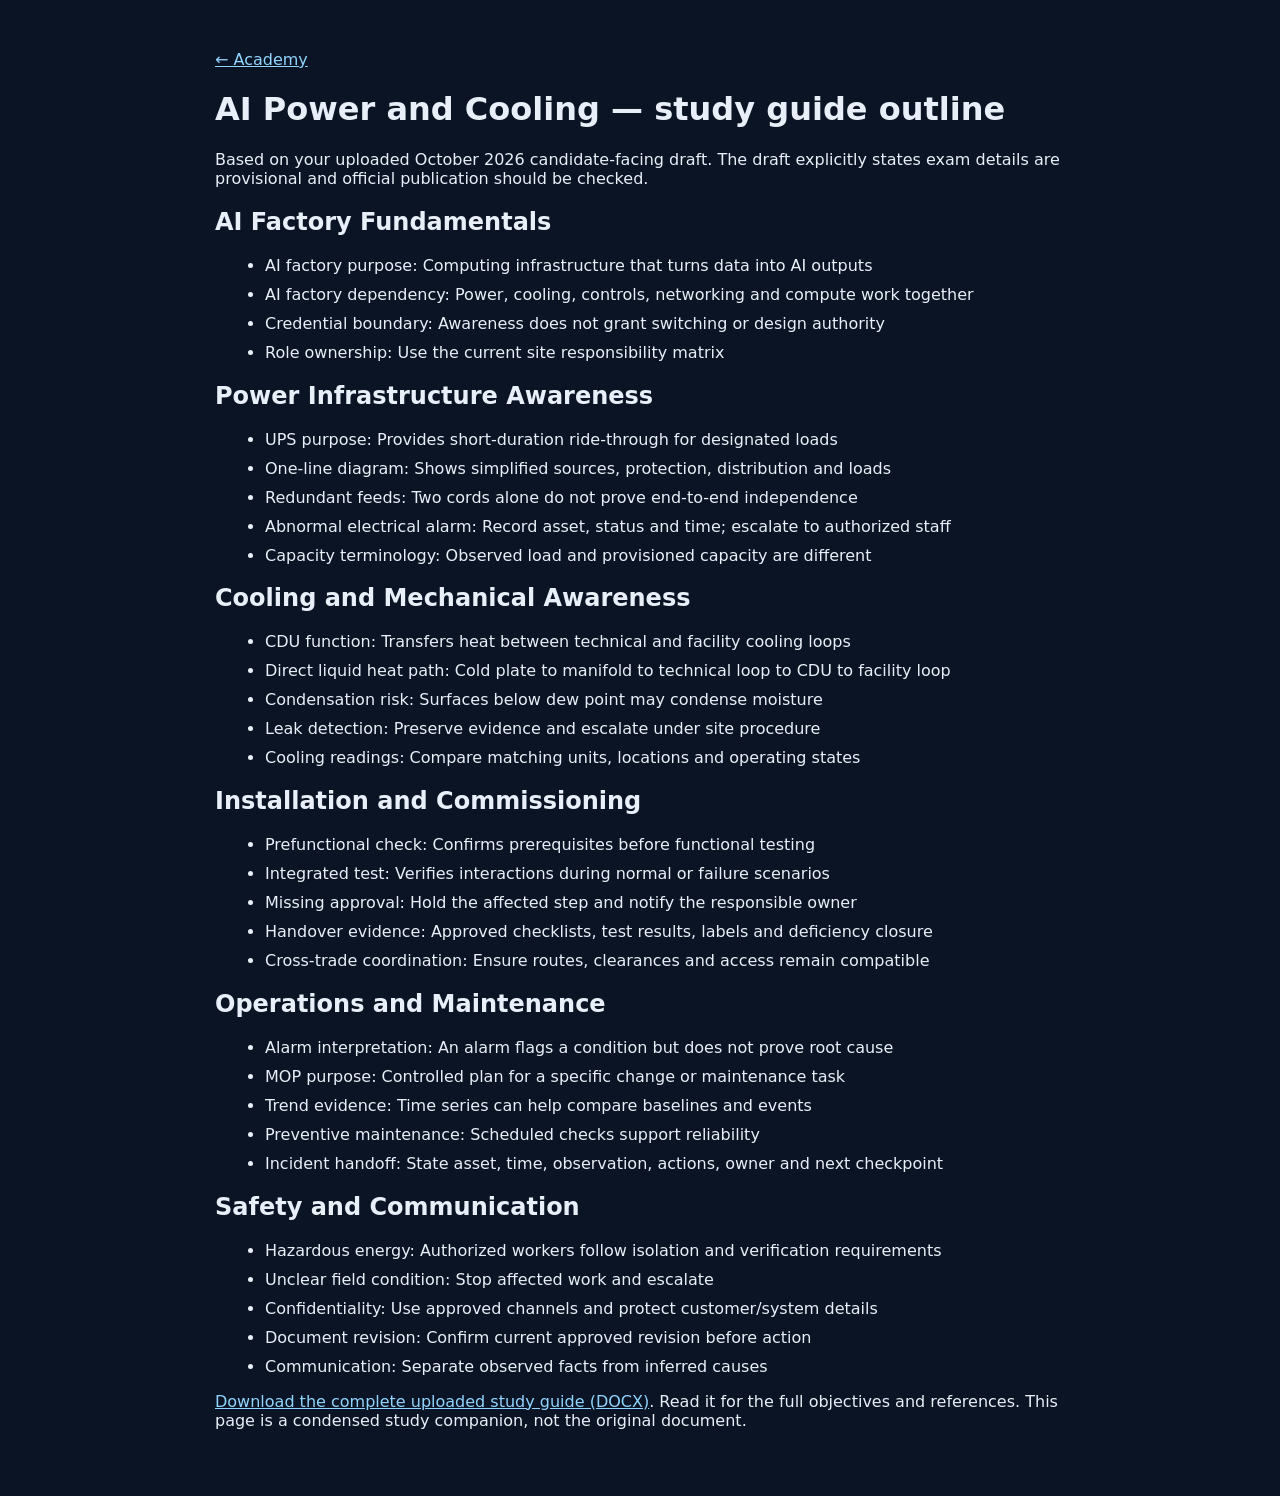
<file: apc-study-guide.html>
<!doctype html><meta name="viewport" content="width=device-width,initial-scale=1"><title>AI Power and Cooling Study Guide</title><style>body{background:#0b1424;color:#e8eff8;font:16px system-ui;max-width:850px;margin:30px auto;padding:20px}a{color:#90d5ff}li{margin:10px}</style><a href="index.html">← Academy</a><h1>AI Power and Cooling — study guide outline</h1><p>Based on your uploaded October 2026 candidate-facing draft. The draft explicitly states exam details are provisional and official publication should be checked.</p><h2>AI Factory Fundamentals</h2><ul><li>AI factory purpose: Computing infrastructure that turns data into AI outputs</li><li>AI factory dependency: Power, cooling, controls, networking and compute work together</li><li>Credential boundary: Awareness does not grant switching or design authority</li><li>Role ownership: Use the current site responsibility matrix</li></ul><h2>Power Infrastructure Awareness</h2><ul><li>UPS purpose: Provides short-duration ride-through for designated loads</li><li>One-line diagram: Shows simplified sources, protection, distribution and loads</li><li>Redundant feeds: Two cords alone do not prove end-to-end independence</li><li>Abnormal electrical alarm: Record asset, status and time; escalate to authorized staff</li><li>Capacity terminology: Observed load and provisioned capacity are different</li></ul><h2>Cooling and Mechanical Awareness</h2><ul><li>CDU function: Transfers heat between technical and facility cooling loops</li><li>Direct liquid heat path: Cold plate to manifold to technical loop to CDU to facility loop</li><li>Condensation risk: Surfaces below dew point may condense moisture</li><li>Leak detection: Preserve evidence and escalate under site procedure</li><li>Cooling readings: Compare matching units, locations and operating states</li></ul><h2>Installation and Commissioning</h2><ul><li>Prefunctional check: Confirms prerequisites before functional testing</li><li>Integrated test: Verifies interactions during normal or failure scenarios</li><li>Missing approval: Hold the affected step and notify the responsible owner</li><li>Handover evidence: Approved checklists, test results, labels and deficiency closure</li><li>Cross-trade coordination: Ensure routes, clearances and access remain compatible</li></ul><h2>Operations and Maintenance</h2><ul><li>Alarm interpretation: An alarm flags a condition but does not prove root cause</li><li>MOP purpose: Controlled plan for a specific change or maintenance task</li><li>Trend evidence: Time series can help compare baselines and events</li><li>Preventive maintenance: Scheduled checks support reliability</li><li>Incident handoff: State asset, time, observation, actions, owner and next checkpoint</li></ul><h2>Safety and Communication</h2><ul><li>Hazardous energy: Authorized workers follow isolation and verification requirements</li><li>Unclear field condition: Stop affected work and escalate</li><li>Confidentiality: Use approved channels and protect customer/system details</li><li>Document revision: Confirm current approved revision before action</li><li>Communication: Separate observed facts from inferred causes</li></ul><p><a href="AI-Power-Cooling-Study-Guide.docx" download>Download the complete uploaded study guide (DOCX)</a>. Read it for the full objectives and references. This page is a condensed study companion, not the original document.</p>
</file>
